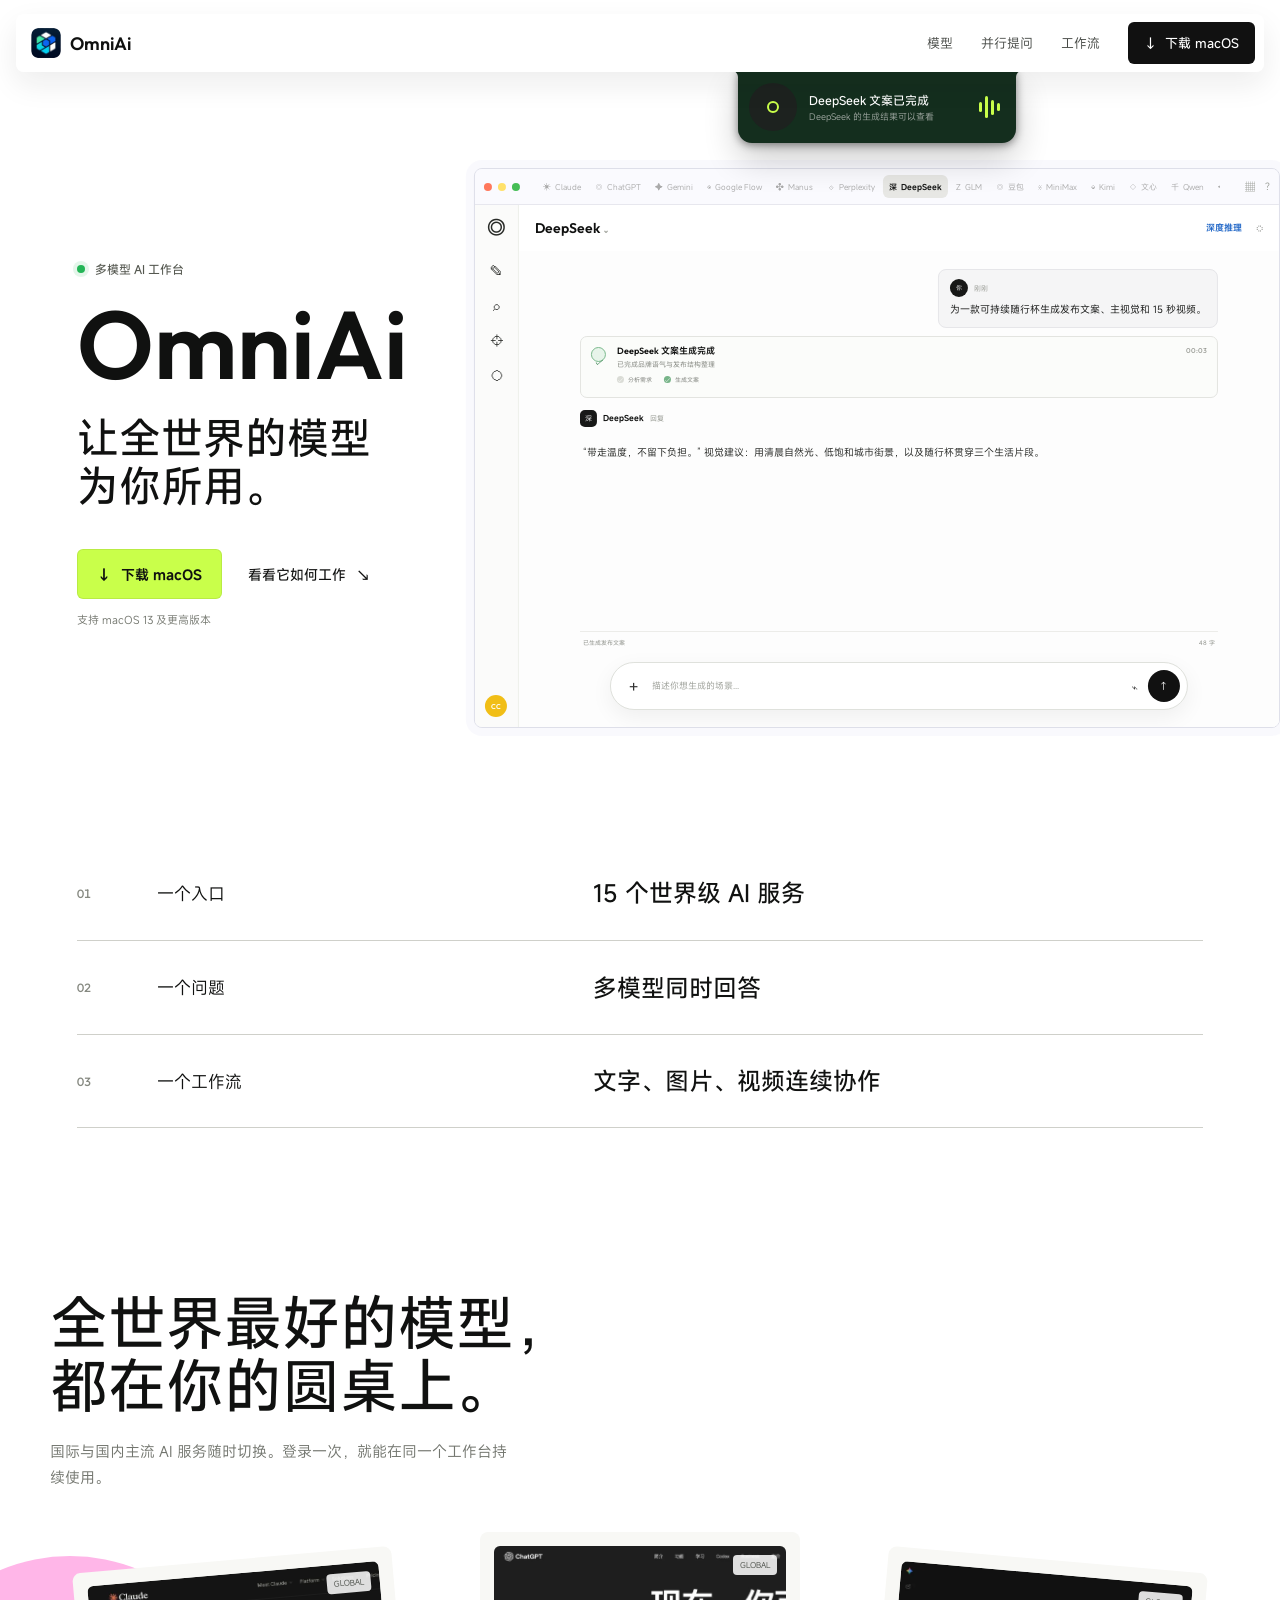
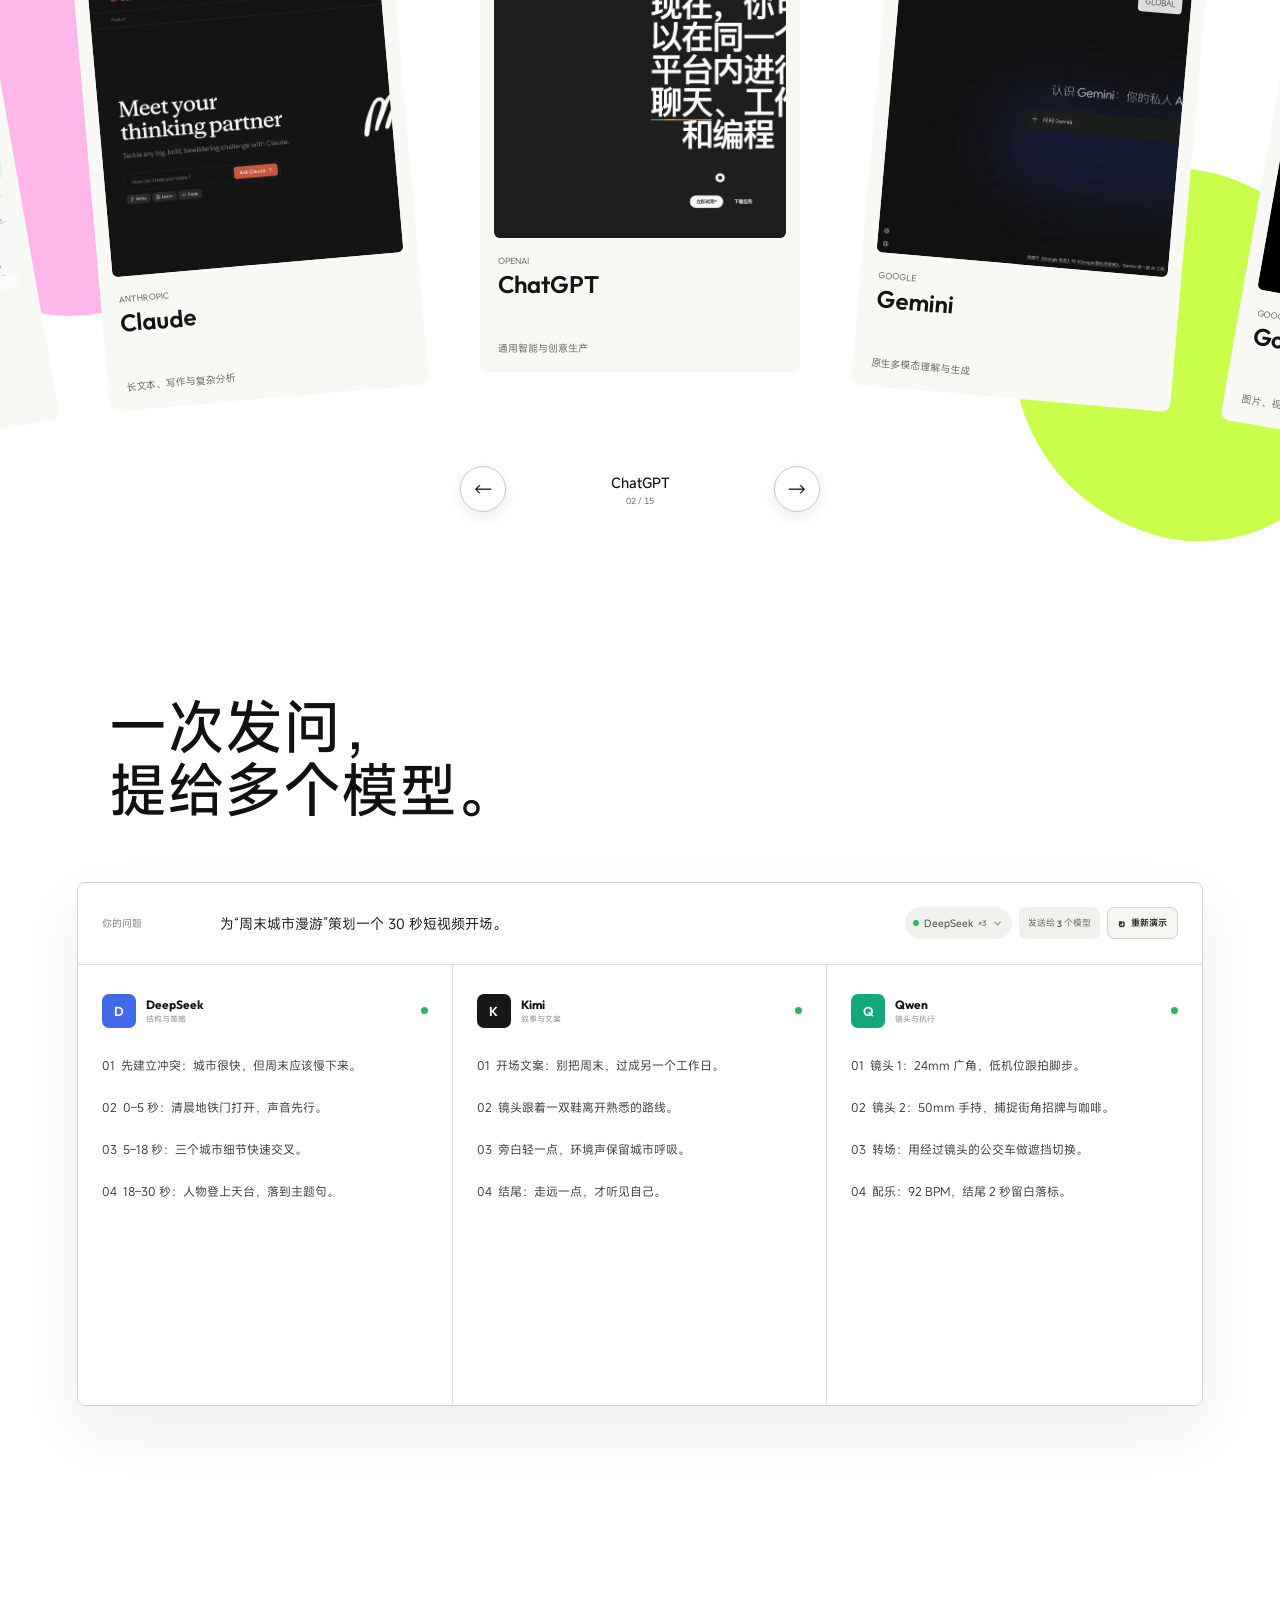
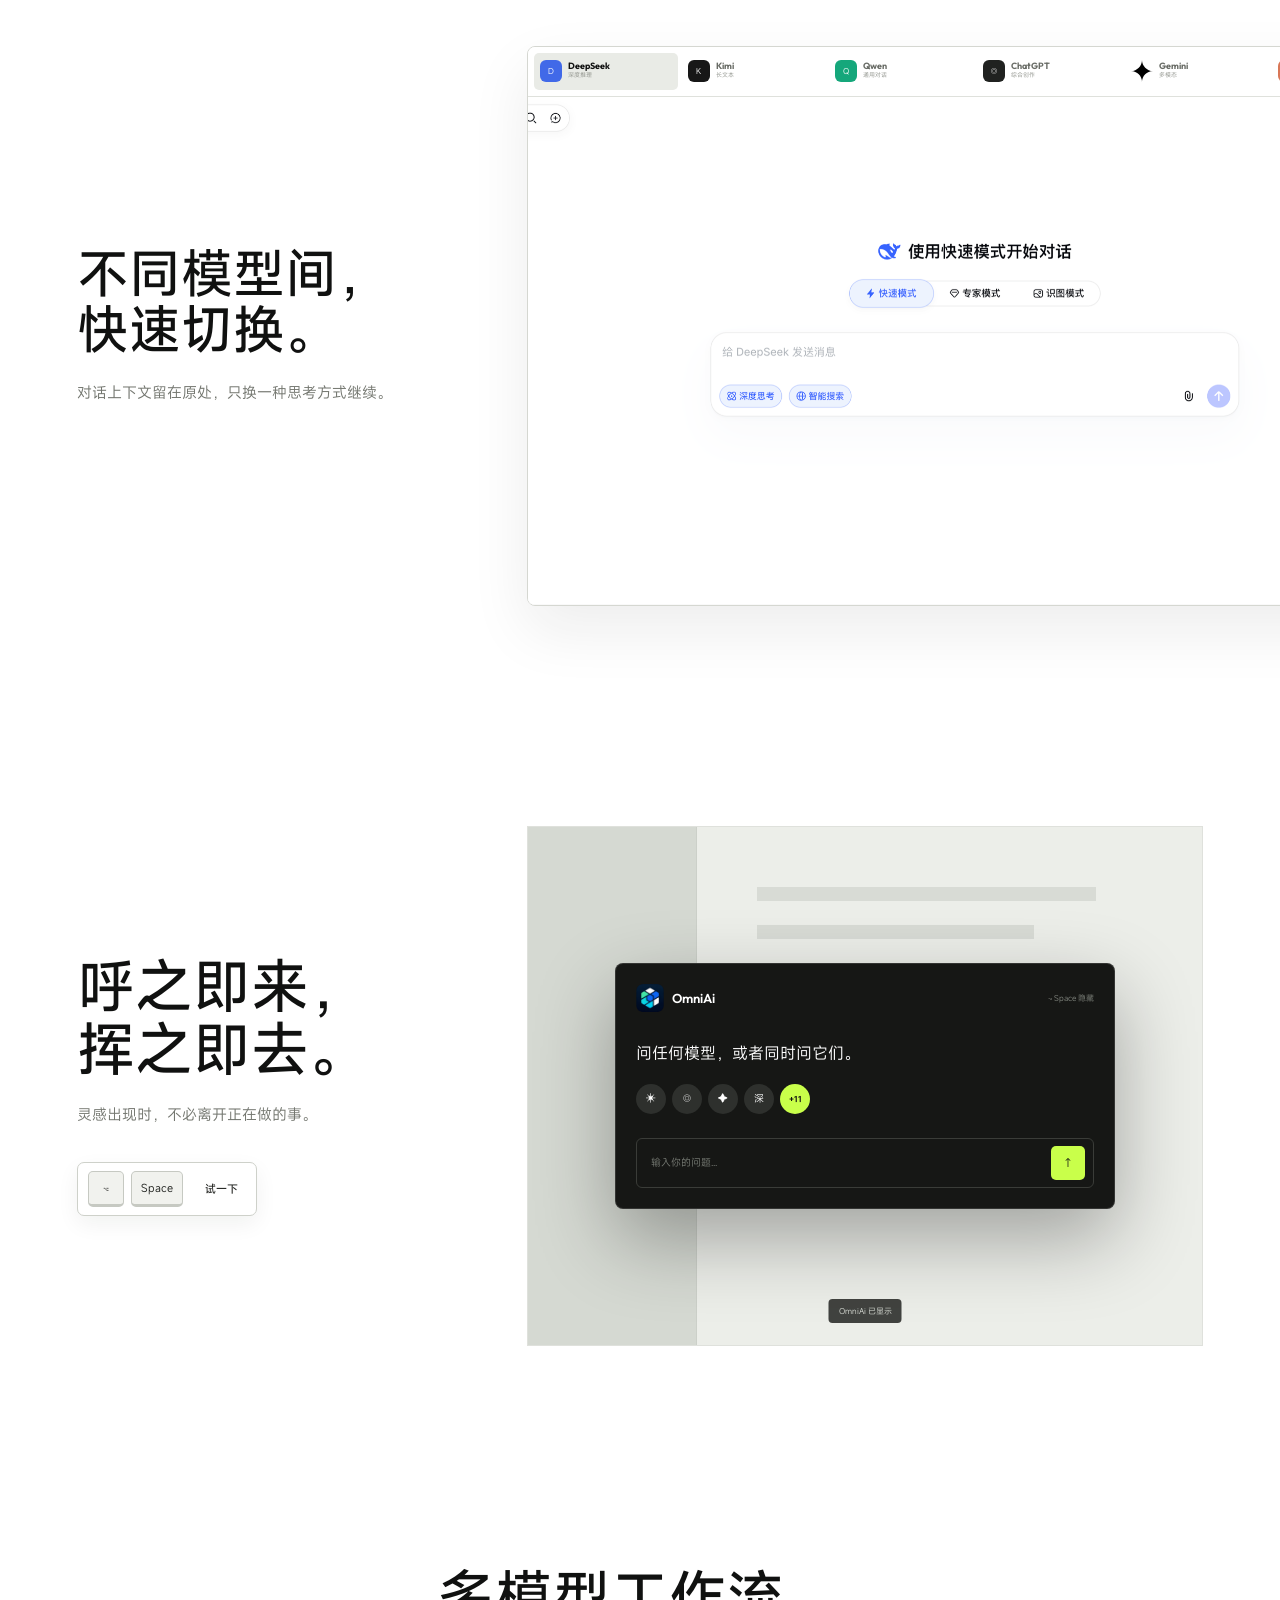
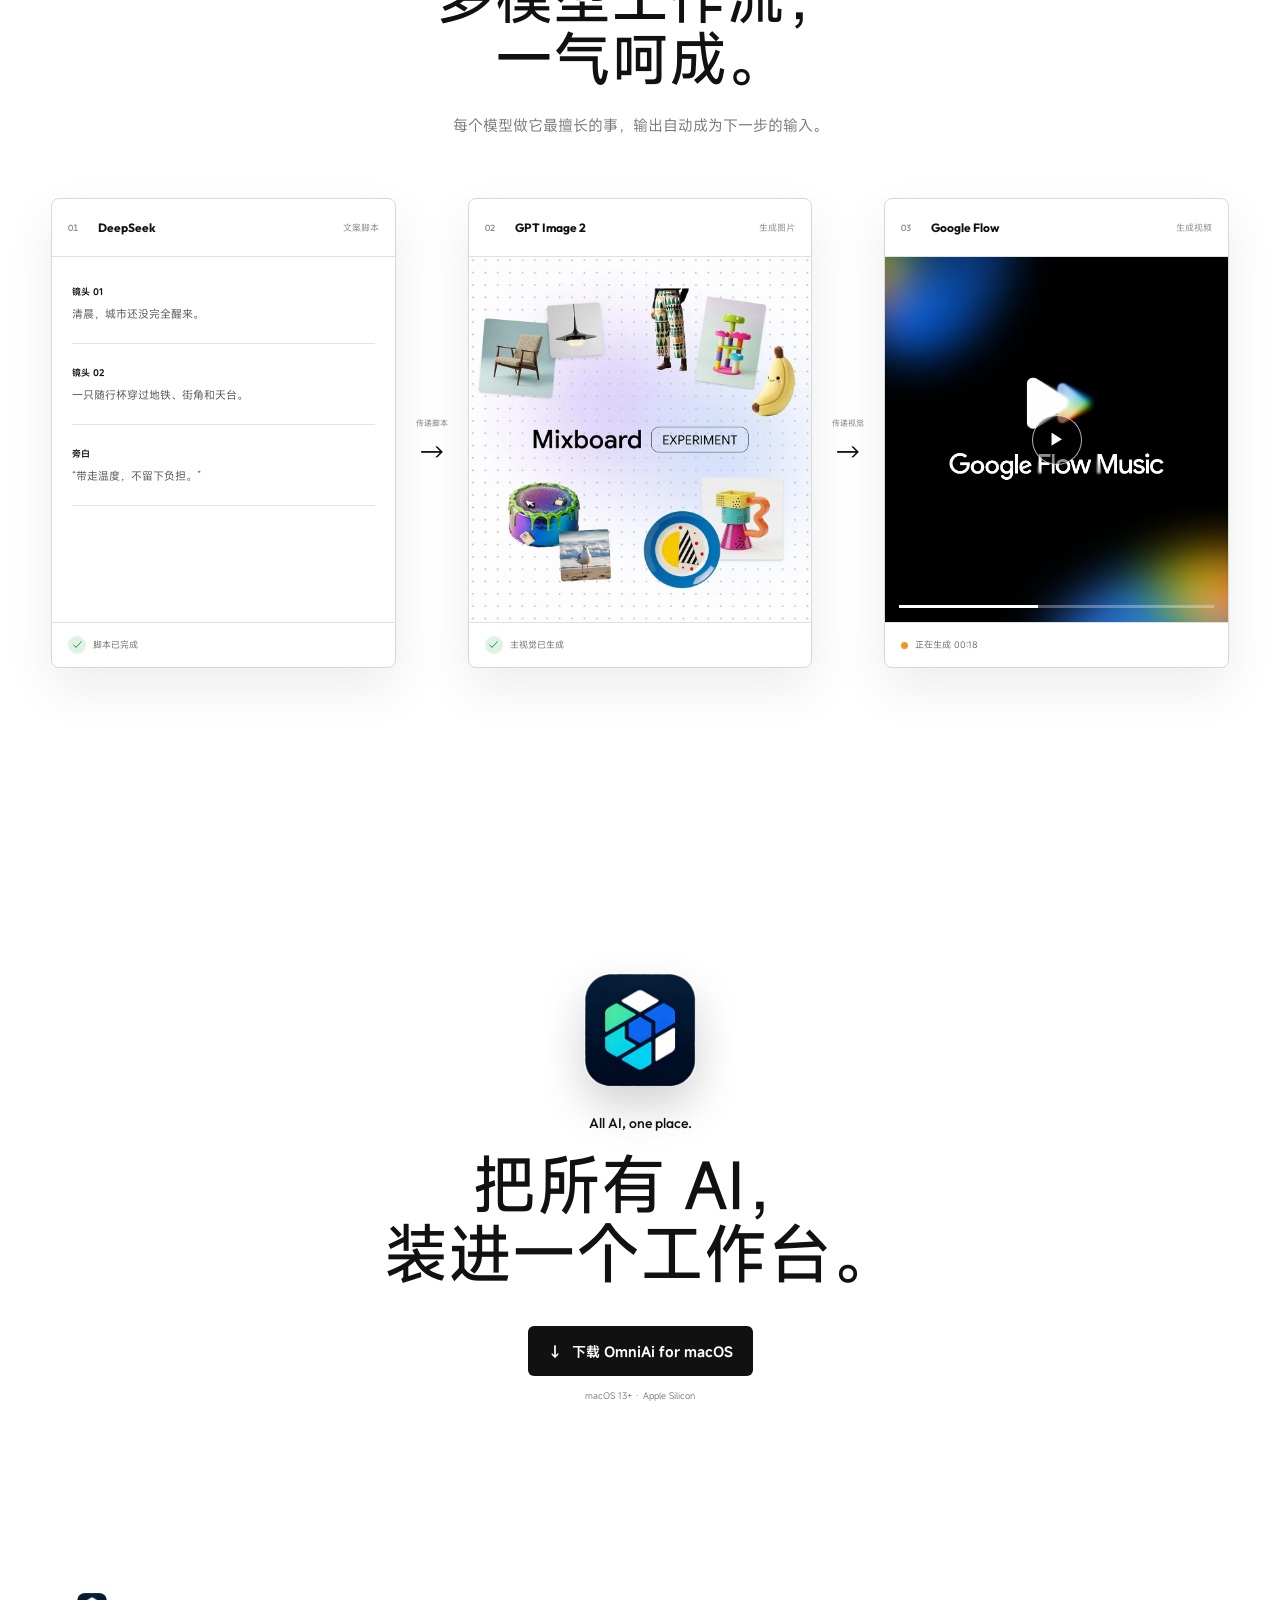
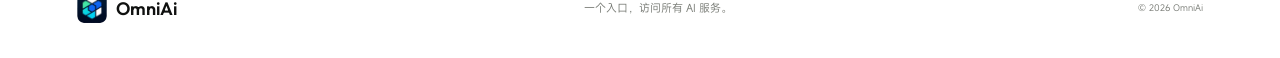
<file: docs/index.html>
<!doctype html>
<html lang="zh-CN">
<head>
  <meta charset="UTF-8">
  <meta name="viewport" content="width=device-width, initial-scale=1.0">
  <meta name="theme-color" content="#f4f4f0">
  <meta name="description" content="OmniAi 多模型 AI 工作台，一个入口调用全球领先的 AI 模型。">
  <title>OmniAi - All AI, one place.</title>
  <link rel="icon" href="./assets/omniai.png">
  <link rel="stylesheet" href="./styles.css?v=mobile-hero-6">
</head>
<body>
  <header class="site-header">
    <a class="brand" href="#top" aria-label="OmniAi 首页">
      <img src="./assets/omniai.png" alt="">
      <span>OmniAi</span>
    </a>
    <nav aria-label="主导航">
      <a href="#models">模型</a>
      <a href="#parallel">并行提问</a>
      <a href="#workflow">工作流</a>
    </nav>
    <a class="header-cta" href="https://github.com/unhurriedly/OmniAi-Desktop/releases/download/v0.6.4/OmniAi-0.6.4-arm64.dmg" target="_blank" rel="noopener noreferrer"><span aria-hidden="true">↓</span> 下载 macOS</a>
  </header>

  <main id="top">
    <section class="hero" aria-labelledby="hero-title">
      <div class="hero-copy">
        <p class="eyebrow"><span></span> 多模型 AI 工作台</p>
        <h1 id="hero-title">OmniAi</h1>
        <p class="hero-lede">让全世界的模型<br>为你所用。</p>
        <div class="hero-actions">
          <a class="button primary" href="https://github.com/unhurriedly/OmniAi-Desktop/releases/download/v0.6.4/OmniAi-0.6.4-arm64.dmg" target="_blank" rel="noopener noreferrer"><span aria-hidden="true">↓</span> 下载 macOS</a>
          <a class="text-link" href="#models">看看它如何工作 <span aria-hidden="true">↘</span></a>
        </div>
        <p class="availability">支持 macOS 13 及更高版本</p>
      </div>

      <div class="hero-stage" aria-label="OmniAi 产品交互演示">
        <div class="stage-dots" aria-hidden="true"></div>
        <button class="dynamic-island" type="button" aria-label="切换灵动岛状态">
          <span class="island-mark"><i></i></span>
          <span class="island-copy">
            <b id="islandTitle">DeepSeek 正在撰写</b>
            <small id="islandDetail">正在梳理品牌语气与核心卖点</small>
          </span>
          <span class="island-wave" aria-hidden="true"><i></i><i></i><i></i><i></i></span>
        </button>

        <div class="collab-window">
          <div class="window-bar">
            <div class="traffic" aria-hidden="true"><i></i><i></i><i></i></div>
            <div class="service-rail" aria-label="OmniAi 模型服务">
              <span class="window-service"><i>✳</i>Claude</span>
              <span class="window-service" data-model-service="image"><i>◎</i>ChatGPT</span>
              <span class="window-service"><i>✦</i>Gemini</span>
              <span class="window-service" data-model-service="video"><i>◉</i>Google Flow</span>
              <span class="window-service"><i>✣</i>Manus</span>
              <span class="window-service"><i>⟐</i>Perplexity</span>
              <span class="window-service active" data-model-service="copy"><i>深</i>DeepSeek</span>
              <span class="window-service"><i>Z</i>GLM</span>
              <span class="window-service"><i>◎</i>豆包</span>
              <span class="window-service"><i>≋</i>MiniMax</span>
              <span class="window-service"><i>◒</i>Kimi</span>
              <span class="window-service"><i>◇</i>文心</span>
              <span class="window-service"><i>千</i>Qwen</span>
              <span class="window-service"><i>✦</i>即梦</span>
              <span class="window-service"><i>扣</i>扣子</span>
            </div>
            <div class="window-actions" aria-hidden="true"><span>▦</span><span>?</span></div>
          </div>
          <div class="window-body">
            <aside class="app-sidebar" aria-label="OmniAi 工具栏">
              <b class="sidebar-brand">◎</b>
              <span>✎</span><span>⌕</span><span>⌖</span><span>◯</span>
              <small>CC</small>
            </aside>
            <div class="app-main">
              <div class="app-toolbar">
                <b><strong id="activeModelName">DeepSeek</strong> <span>⌄</span></b>
                <div><span id="activeModelCapability">深度推理</span><i>◌</i></div>
              </div>
              <div class="conversation-canvas">
                <div class="conversation-flow">
                  <div class="question-row">
                    <div class="question-meta"><span>你</span><small>刚刚</small></div>
                    <p>为一款可持续随行杯生成发布文案、主视觉和 15 秒视频。</p>
                  </div>
                  <div class="generation-stage" aria-live="polite">
                    <div class="task-progress" id="heroThinking">
                      <span class="task-status-mark" aria-hidden="true"><i></i></span>
                      <div class="task-progress-copy">
                        <b id="thinkingTitle">正在处理请求</b>
                        <small id="thinkingDetail">正在理解你的创作意图</small>
                        <div class="task-steps" aria-hidden="true">
                          <span class="is-done"><i>✓</i>分析需求</span>
                          <span><i></i><b id="thinkingStep">生成内容</b></span>
                        </div>
                      </div>
                      <time id="thinkingElapsed">00:01</time>
                    </div>
                    <section class="generation-panel" data-generation-panel="copy" aria-label="文案生成结果">
                      <article class="assistant-turn text-result">
                        <header><span class="assistant-mark">深</span><b>DeepSeek</b><small>回复</small></header>
                        <div class="response-body"><p id="heroStream"></p><i class="cursor" aria-hidden="true"></i></div>
                        <footer><span>已生成发布文案</span><span>48 字</span></footer>
                      </article>
                    </section>
                    <section class="generation-panel" data-generation-panel="image" aria-label="图片生成结果" hidden>
                      <article class="assistant-turn artifact-turn">
                        <header><span class="assistant-mark">◎</span><b>ChatGPT</b><small>调用图像生成</small></header>
                        <div class="artifact-card">
                          <div class="artifact-head"><span class="artifact-icon">▧</span><div><b>创建主视觉</b><small>根据品牌语气与画面描述生成</small></div><em>完成</em></div>
                          <figure class="generated-media image-result">
                            <img src="./assets/addglow_backgrounds.webp" alt="AI 生成的 AddGlow 礼服品牌主视觉示例">
                            <figcaption><b>AddGlow 主视觉</b><span>1600 × 900 · WEBP</span></figcaption>
                          </figure>
                        </div>
                      </article>
                    </section>
                    <section class="generation-panel" data-generation-panel="video" aria-label="视频生成结果" hidden>
                      <article class="assistant-turn artifact-turn">
                        <header><span class="assistant-mark">✦</span><b>Google Flow</b><small>调用视频生成</small></header>
                        <div class="artifact-card">
                          <div class="artifact-head"><span class="artifact-icon">▶</span><div><b>渲染 15 秒品牌短片</b><small>组合主视觉、运镜与转场</small></div><em>完成</em></div>
                          <figure class="generated-media video-result">
                            <img src="./assets/flow.webp" alt="Google Flow 生成的视频预览画面">
                            <span class="preview-play" aria-hidden="true">▶</span>
                            <span class="hero-video-timeline" aria-hidden="true"><i></i></span>
                            <figcaption><b>城市生活品牌短片</b><span>00:15 · 1080p</span></figcaption>
                          </figure>
                        </div>
                      </article>
                    </section>
                  </div>
                </div>
                <div class="compose-row">
                  <b aria-hidden="true">＋</b>
                  <span>描述你想生成的场景...</span>
                  <i aria-hidden="true">⌁</i>
                  <button type="button" aria-label="发送消息">↑</button>
                </div>
              </div>
            </div>
          </div>
        </div>
      </div>
    </section>

    <section class="position-band" id="positioning" aria-label="产品定位">
      <div class="position-line"><span>01</span><p>一个入口</p><strong>15 个世界级 AI 服务</strong></div>
      <div class="position-line"><span>02</span><p>一个问题</p><strong>多模型同时回答</strong></div>
      <div class="position-line"><span>03</span><p>一个工作流</p><strong>文字、图片、视频连续协作</strong></div>
    </section>

    <section class="models-section" id="models" aria-labelledby="models-title">
      <div class="section-heading light-heading">
        <h2 id="models-title">全世界最好的模型，<br>都在你的圆桌上。</h2>
        <p>国际与国内主流 AI 服务随时切换。登录一次，就能在同一个工作台持续使用。</p>
      </div>
      <div class="orbit-shell">
        <div class="shape shape-one" aria-hidden="true"></div>
        <div class="shape shape-two" aria-hidden="true"></div>
        <div class="orbit-window" tabindex="0" aria-label="模型卡片轮播，使用左右方向键切换">
          <div class="orbit-track" id="orbitTrack"></div>
        </div>
        <div class="orbit-controls">
          <button type="button" data-orbit="-1" aria-label="上一个模型">←</button>
          <p aria-live="polite"><b id="orbitName">ChatGPT</b><span id="orbitCount">02 / 15</span></p>
          <button type="button" data-orbit="1" aria-label="下一个模型">→</button>
        </div>
      </div>
    </section>

    <section class="parallel-section" id="parallel" aria-labelledby="parallel-title">
      <div class="section-heading dark-heading">
        <h2 id="parallel-title">一次发问，<br>提给多个模型。</h2>
      </div>
      <div class="parallel-workbench">
        <div class="prompt-line">
          <span>你的问题</span>
          <p>为“周末城市漫游”策划一个 30 秒短视频开场。</p>
          <div class="prompt-actions">
            <div class="model-config">
              <button class="model-config-trigger" id="modelConfigTrigger" type="button" aria-expanded="false" aria-controls="modelConfigMenu" aria-label="配置模型，已选择 3 个模型">
                <span class="config-status" aria-hidden="true"></span>
                <span id="modelConfigName">DeepSeek</span>
                <small id="modelConfigExtra">×3</small>
                <svg viewBox="0 0 24 24" fill="none" stroke="currentColor" stroke-width="2.5" stroke-linecap="round" stroke-linejoin="round" aria-hidden="true"><path d="M6 9l6 6 6-6"/></svg>
              </button>
              <div class="model-config-menu" id="modelConfigMenu" role="menu" aria-label="配置参与回答的模型" hidden>
                <button class="model-config-option is-selected" type="button" data-model-option="deepseek" role="menuitemcheckbox" aria-checked="true"><span class="option-check">✓</span><span class="option-symbol deepseek-symbol">D</span><span><b>DeepSeek</b><small>结构与策略</small></span></button>
                <button class="model-config-option is-selected" type="button" data-model-option="kimi" role="menuitemcheckbox" aria-checked="true"><span class="option-check">✓</span><span class="option-symbol kimi-symbol">K</span><span><b>Kimi</b><small>叙事与文案</small></span></button>
                <button class="model-config-option is-selected" type="button" data-model-option="qwen" role="menuitemcheckbox" aria-checked="true"><span class="option-check">✓</span><span class="option-symbol qwen-symbol">Q</span><span><b>Qwen</b><small>镜头与执行</small></span></button>
                <button class="model-config-option is-limit-disabled" type="button" data-model-option="claude" role="menuitemcheckbox" aria-checked="false" aria-disabled="true" disabled title="最多选择 3 个模型"><span class="option-check">✓</span><span class="option-symbol claude-symbol">✳</span><span><b>Claude</b><small>创意与表达</small></span></button>
                <button class="model-config-option is-limit-disabled" type="button" data-model-option="chatgpt" role="menuitemcheckbox" aria-checked="false" aria-disabled="true" disabled title="最多选择 3 个模型"><span class="option-check">✓</span><span class="option-symbol chatgpt-symbol">◎</span><span><b>ChatGPT</b><small>综合与创意</small></span></button>
              </div>
            </div>
            <span class="send-target">发送给 <b id="selectedModelCount">3</b> 个模型</span>
            <button class="run-button" id="rerunAnswers" type="button"><span aria-hidden="true">↻</span><b>重新演示</b></button>
          </div>
        </div>
        <div class="answer-grid">
          <article class="answer-column" data-answer="deepseek">
            <header><span class="model-symbol deepseek-symbol">D</span><div><b>DeepSeek</b><small>结构与策略</small></div><i class="status-dot"></i></header>
            <div class="answer-content" id="answerDeepseek"></div>
          </article>
          <article class="answer-column" data-answer="kimi">
            <header><span class="model-symbol kimi-symbol">K</span><div><b>Kimi</b><small>叙事与文案</small></div><i class="status-dot"></i></header>
            <div class="answer-content" id="answerKimi"></div>
          </article>
          <article class="answer-column" data-answer="qwen">
            <header><span class="model-symbol qwen-symbol">Q</span><div><b>Qwen</b><small>镜头与执行</small></div><i class="status-dot"></i></header>
            <div class="answer-content" id="answerQwen"></div>
          </article>
          <article class="answer-column is-disabled" data-answer="claude" aria-hidden="true">
            <header><span class="model-symbol claude-symbol">✳</span><div><b>Claude</b><small>创意与表达</small></div><i class="status-dot"></i></header>
            <div class="answer-content" id="answerClaude"></div>
          </article>
          <article class="answer-column is-disabled" data-answer="chatgpt" aria-hidden="true">
            <header><span class="model-symbol chatgpt-symbol">◎</span><div><b>ChatGPT</b><small>综合与创意</small></div><i class="status-dot"></i></header>
            <div class="answer-content" id="answerChatgpt"></div>
          </article>
        </div>
      </div>
    </section>

    <section class="switch-section" id="switch" aria-labelledby="switch-title">
      <div class="section-heading compact-heading">
        <h2 id="switch-title">不同模型间，<br>快速切换。</h2>
        <p>对话上下文留在原处，只换一种思考方式继续。</p>
      </div>
      <div class="switch-demo">
        <div class="model-rail" role="tablist" aria-label="选择模型">
          <button class="active" type="button" data-switch="deepseek" role="tab" aria-selected="true"><span class="deepseek-symbol">D</span><b>DeepSeek</b><small>深度推理</small></button>
          <button type="button" data-switch="kimi" role="tab" aria-selected="false"><span class="kimi-symbol">K</span><b>Kimi</b><small>长文本</small></button>
          <button type="button" data-switch="qwen" role="tab" aria-selected="false"><span class="qwen-symbol">Q</span><b>Qwen</b><small>通用对话</small></button>
          <button type="button" data-switch="chatgpt" role="tab" aria-selected="false"><span class="chatgpt-symbol">◎</span><b>ChatGPT</b><small>综合创作</small></button>
          <button type="button" data-switch="gemini" role="tab" aria-selected="false"><img src="./assets/gemini.svg" alt=""><b>Gemini</b><small>多模态</small></button>
          <button type="button" data-switch="claude" role="tab" aria-selected="false"><span class="claude-symbol">✳</span><b>Claude</b><small>写作分析</small></button>
        </div>
        <div class="switch-visual" aria-live="polite">
          <img id="switchScreenshot" src="./assets/switch-deepseek.png" alt="OmniAi 主程序中的 DeepSeek 界面">
        </div>
      </div>
    </section>

    <section class="shortcut-section" aria-labelledby="shortcut-title">
      <div class="shortcut-copy">
        <h2 id="shortcut-title">呼之即来，<br>挥之即去。</h2>
        <p>灵感出现时，不必离开正在做的事。</p>
        <button class="shortcut-button" id="shortcutToggle" type="button"><span>⌥</span><span>Space</span><b>试一下</b></button>
      </div>
      <div class="shortcut-stage">
        <div class="work-context" aria-hidden="true">
          <div class="context-sidebar"></div>
          <div class="context-lines"><i></i><i></i><i></i><i></i></div>
        </div>
        <div class="quick-window" id="quickWindow">
          <div class="quick-head"><img src="./assets/omniai.png" alt=""><span>OmniAi</span><small>⌥ Space 隐藏</small></div>
          <p>问任何模型，或者同时问它们。</p>
          <div class="quick-models"><span>✳</span><span>◎</span><span>✦</span><span>深</span><b>+11</b></div>
          <div class="quick-input"><span>输入你的问题...</span><button type="button" aria-label="发送">↑</button></div>
        </div>
        <p class="shortcut-status" id="shortcutStatus">OmniAi 已显示</p>
      </div>
    </section>

    <section class="workflow-section" id="workflow" aria-labelledby="workflow-title">
      <div class="section-heading workflow-heading">
        <h2 id="workflow-title">多模型工作流，<br>一气呵成。</h2>
        <p>每个模型做它最擅长的事，输出自动成为下一步的输入。</p>
      </div>
      <div class="workflow-track">
        <article class="workflow-node script-node" data-step="1">
          <header><span>01</span><b>DeepSeek</b><i>文案脚本</i></header>
          <div class="script-lines">
            <p><b>镜头 01</b> 清晨，城市还没完全醒来。</p>
            <p><b>镜头 02</b> 一只随行杯穿过地铁、街角和天台。</p>
            <p><b>旁白</b> “带走温度，不留下负担。”</p>
          </div>
          <footer><span class="done-mark">✓</span> 脚本已完成</footer>
        </article>
        <div class="flow-arrow" aria-hidden="true"><span>传递脚本</span>→</div>
        <article class="workflow-node image-node" data-step="2">
          <header><span>02</span><b>GPT Image 2</b><i>生成图片</i></header>
          <img src="./assets/image-output.webp" alt="AI 生成的创意视觉拼贴">
          <footer><span class="done-mark">✓</span> 主视觉已生成</footer>
        </article>
        <div class="flow-arrow" aria-hidden="true"><span>传递视觉</span>→</div>
        <article class="workflow-node video-node" data-step="3">
          <header><span>03</span><b>Google Flow</b><i>生成视频</i></header>
          <div class="video-frame">
            <img src="./assets/flow.webp" alt="Google Flow 视频素材画面">
            <button type="button" aria-label="播放视频预览">▶</button>
            <div class="video-timeline"><i></i></div>
          </div>
          <footer><span class="pulse-mark"></span> 正在生成 00:18</footer>
        </article>
      </div>
    </section>

    <section class="download-section" id="download" aria-labelledby="download-title">
      <img src="./assets/omniai.png" alt="OmniAi 应用图标">
      <p>All AI, one place.</p>
      <h2 id="download-title">把所有 AI，<br>装进一个工作台。</h2>
      <a class="button download-button" href="https://github.com/unhurriedly/OmniAi-Desktop/releases/download/v0.6.4/OmniAi-0.6.4-arm64.dmg" target="_blank" rel="noopener noreferrer"><span aria-hidden="true">↓</span> 下载 OmniAi for macOS</a>
      <small>macOS 13+ · Apple Silicon</small>
    </section>
  </main>

  <footer class="site-footer">
    <a class="brand" href="#top"><img src="./assets/omniai.png" alt=""><span>OmniAi</span></a>
    <p>一个入口，访问所有 AI 服务。</p>
    <span>© 2026 OmniAi</span>
  </footer>
  <script src="./app.js?v=release-links-1"></script>
</body>
</html>
</file>
<file: docs/styles.css>
@font-face{font-family:MiSans;src:url("./assets/MiSans-Normal.woff2") format("woff2");font-weight:400;font-display:swap}
@font-face{font-family:MiSans;src:url("./assets/MiSans-Medium.woff2") format("woff2");font-weight:500;font-display:swap}
@font-face{font-family:MiSans;src:url("./assets/MiSans-Semibold.woff2") format("woff2");font-weight:600;font-display:swap}
@font-face{font-family:Outfit;src:url("./assets/Outfit.ttf") format("truetype");font-weight:400 700;font-display:swap}
:root{--ink:#101110;--paper:#f4f4f0;--white:#fff;--line:#cfd0ca;--muted:#686b65;--lime:#c9ff4a;--pink:#ffb6e8;--cyan:#7cecff;--yellow:#ffe16a;--coral:#ff785c;--blue:#628cff;--font-ui:MiSans,"PingFang SC",sans-serif;--font-brand:Outfit,MiSans,"PingFang SC",sans-serif;--ease:cubic-bezier(.22,.7,.18,1)}
*{box-sizing:border-box}
html{scroll-behavior:smooth}
body{min-width:320px;margin:0;overflow-x:hidden;background:var(--paper);color:var(--ink);font-family:var(--font-ui);font-feature-settings:"kern" 1;letter-spacing:0}
button,a,input{font:inherit;letter-spacing:0}
button,a{-webkit-tap-highlight-color:transparent}
a{color:inherit;text-decoration:none}
img{display:block;max-width:100%}
.site-header{position:fixed;z-index:100;top:14px;left:50%;width:calc(100% - 32px);height:58px;padding:0 8px 0 14px;border:1px solid rgba(16,17,16,.16);border-radius:8px;display:flex;align-items:center;background:rgba(244,244,240,.9);box-shadow:0 8px 24px rgba(17,18,16,.06);transform:translateX(-50%);backdrop-filter:blur(18px)}
.brand{display:flex;align-items:center;gap:9px;font-family:Outfit,MiSans,sans-serif;font-size:18px;font-weight:600}
.brand img{width:30px;height:30px;border-radius:7px}
.site-header nav{margin-left:auto;display:flex;align-items:center;gap:28px}
.site-header nav a{color:#454844;font-size:13px}
.site-header nav a:hover{color:#000}
.header-cta{height:42px;margin-left:28px;padding:0 16px;border-radius:6px;display:flex;align-items:center;gap:8px;background:#111;color:#fff;font-size:13px;font-weight:500}
.hero{position:relative;height:92svh;min-height:700px;max-height:900px;padding:122px max(6vw,32px) 62px;display:grid;grid-template-columns:minmax(350px,.82fr) minmax(560px,1.18fr);align-items:center;overflow:hidden;background:var(--paper)}
.hero-copy{position:relative;z-index:4;max-width:650px}
.eyebrow,.section-index{margin:0 0 26px;display:flex;align-items:center;gap:10px;color:#555850;font-size:12px;font-weight:500;text-transform:uppercase}
.eyebrow span{width:8px;height:8px;border-radius:50%;background:#24b557;box-shadow:0 0 0 4px rgba(36,181,87,.12)}
.hero h1{margin:0;font-family:Outfit,MiSans,sans-serif;font-size:96px;font-weight:600;line-height:.86;letter-spacing:0}
.hero-lede{margin:30px 0 0;font-size:42px;font-weight:500;line-height:1.14}
.hero-actions{margin-top:38px;display:flex;align-items:center;gap:26px}
.button{height:50px;padding:0 20px;border-radius:6px;display:inline-flex;align-items:center;justify-content:center;gap:10px;font-size:14px;font-weight:600}
.button.primary{background:var(--lime);box-shadow:inset 0 0 0 1px rgba(0,0,0,.08)}
.button:hover{transform:translateY(-2px)}
.text-link{font-size:14px;font-weight:500}
.text-link span{margin-left:6px}
.availability{margin:14px 0 0;color:#74776f;font-size:11px}
.hero-stage{position:absolute;z-index:2;top:72px;right:-2vw;width:min(67vw,1020px);height:calc(100% - 86px);min-height:610px;overflow:hidden;background:#dfe3e0;isolation:isolate}
.stage-dots{position:absolute;inset:0;border:18px solid rgba(255,255,255,.22);opacity:.7}
.hero-stage::after{content:"";position:absolute;z-index:-1;right:3%;bottom:-20%;width:70%;height:52%;border-radius:50%;background:var(--pink);transform:rotate(-8deg)}
.dynamic-island{--island-surface:#080908;position:absolute;z-index:10;top:-1px;left:50%;width:326px;height:72px;padding:0 16px 0 11px;border:0;border-radius:0 0 14px 14px;display:flex;align-items:center;gap:12px;overflow:visible;background:var(--island-surface);color:#fff;box-shadow:0 2px 8px rgba(0,0,0,.45),0 16px 34px rgba(0,0,0,.2);cursor:pointer;transform:translateX(-50%);transition:width .45s var(--ease),background-color .3s,border-radius .3s}
.dynamic-island::before,.dynamic-island::after{content:"";position:absolute;top:0;width:13px;height:25px;pointer-events:none}
.dynamic-island::before{left:-13px;border-radius:0 6px 0 0;box-shadow:5px 0 0 var(--island-surface)}
.dynamic-island::after{right:-13px;border-radius:6px 0 0 0;box-shadow:-5px 0 0 var(--island-surface)}
.dynamic-island.complete{--island-surface:#142e1e;width:278px}
.island-mark{width:48px;height:48px;border-radius:50%;display:grid;place-items:center;background:#1d221f}
.island-mark i{width:12px;height:12px;border:2px solid var(--lime);border-radius:50%;animation:islandPulse 1.5s infinite}
.island-copy{min-width:0;display:flex;flex:1;flex-direction:column;align-items:flex-start}
.island-copy b{max-width:100%;overflow:hidden;font-size:12px;font-weight:500;text-overflow:ellipsis;white-space:nowrap}
.island-copy small{max-width:100%;margin-top:3px;overflow:hidden;color:#9fa7a1;font-size:9px;text-overflow:ellipsis;white-space:nowrap}
.island-wave{height:28px;display:flex;align-items:center;gap:3px}
.island-wave i{width:3px;border-radius:2px;background:var(--lime);animation:wave 1s ease-in-out infinite}
.island-wave i:nth-child(1){height:10px}.island-wave i:nth-child(2){height:22px;animation-delay:-.3s}.island-wave i:nth-child(3){height:15px;animation-delay:-.55s}.island-wave i:nth-child(4){height:8px;animation-delay:-.75s}
.collab-window{position:absolute;z-index:4;top:13%;left:50%;width:min(930px,94%);height:560px;border:1px solid #d9dbd6;border-radius:8px;overflow:hidden;background:#fff;box-shadow:0 30px 78px rgba(25,29,26,.16);transform:translateX(-50%)}
.window-bar{height:36px;padding:0 9px;border-bottom:1px solid #e3e4e0;display:flex;align-items:center;background:#f7f7f5;color:#a1a39d;font-size:8px}
.traffic{width:53px;display:flex;flex:0 0 53px;gap:6px}.traffic i{width:8px;height:8px;border-radius:50%;background:#cbcfc9}.traffic i:first-child{background:var(--coral)}.traffic i:nth-child(2){background:var(--yellow)}.traffic i:nth-child(3){background:#45bd55}
.service-rail{min-width:0;display:flex;flex:1;align-items:center;justify-content:flex-start;gap:2px;overflow-x:auto;scrollbar-width:none;white-space:nowrap}.service-rail::-webkit-scrollbar{display:none}
.window-service{height:23px;padding:0 6px;border-radius:6px;display:flex;flex:0 0 auto;align-items:center;gap:4px;color:#aaa;} .window-service i{font-size:8px;font-style:normal}.window-service.active{background:#e7e7e4;color:#171817;font-weight:600}
.window-actions{width:45px;margin-left:5px;display:flex;flex:0 0 45px;justify-content:flex-end;gap:10px;color:#999c95;font-size:10px}
.window-body{height:calc(100% - 36px);padding:0;display:grid;grid-template-columns:44px 1fr}
.app-sidebar{padding:14px 0 10px;border-right:1px solid #eceeE9;display:flex;align-items:center;flex-direction:column;gap:17px;background:#fbfbfa;color:#292b28}.app-sidebar>span{font-size:13px}.sidebar-brand{margin-bottom:7px;font:600 18px/1 Outfit,sans-serif}.app-sidebar small{width:22px;height:22px;margin-top:auto;border-radius:50%;display:grid;place-items:center;background:#f1be16;color:#fff;font:600 7px/1 Outfit,sans-serif}
.app-main{min-width:0;display:flex;flex-direction:column;background:#fff}.app-toolbar{height:46px;padding:0 16px;display:flex;align-items:center}.app-toolbar>b{font:600 14px/1 Outfit,MiSans,sans-serif}.app-toolbar>b strong{font:inherit}.app-toolbar>b span{color:#969991;font-size:10px}.app-toolbar>div{margin-left:auto;display:flex;align-items:center;gap:14px}.app-toolbar>div span{color:#2469c8;font-size:9px;font-weight:600}.app-toolbar>div i{color:#4e514b;font-size:13px;font-style:normal}
.conversation-canvas{min-height:0;display:flex;flex:1;flex-direction:column;background:#fdfdfd}.conversation-flow{width:min(680px,84%);min-height:0;margin:0 auto;padding:18px 0 8px;display:flex;flex:1;flex-direction:column}
.question-row{max-width:82%;margin-left:auto;padding:9px 11px;border:1px solid #e6e6e9;border-radius:8px;background:#f5f5f6}.question-meta{display:flex;align-items:center;gap:6px}.question-meta>span{width:18px;height:18px;border-radius:50%;display:grid;place-items:center;background:#171817;color:#fff;font-size:6px}.question-meta small{color:#969891;font-size:7px}.question-row p{margin:6px 0 0;font-size:10px;line-height:1.45}
.generation-switch{width:max-content;height:30px;margin-top:10px;padding:2px;border:1px solid #e4e5e1;border-radius:7px;display:flex;gap:2px;background:#f5f5f3}
.generation-switch button{height:24px;padding:0 9px;border:0;border-radius:5px;display:flex;align-items:center;gap:5px;background:transparent;color:#777a76;font-size:8px;cursor:pointer}.generation-switch button i{font:500 7px/1 Outfit,sans-serif;font-style:normal}.generation-switch button span{font-family:Outfit,MiSans,sans-serif;font-weight:600}.generation-switch button small{padding-left:5px;border-left:1px solid #d8dad4;color:#9a9c96;font-size:6px}.generation-switch button.active{background:#fff;color:#171817;box-shadow:0 1px 4px rgba(25,27,35,.08)}.generation-switch button.active small{color:#5f625c}
.generation-stage{position:relative;min-height:0;margin-top:8px;display:flex;flex:1;overflow:hidden}
.task-progress{position:absolute;z-index:3;top:0;right:0;left:0;min-height:62px;padding:9px 10px;border:1px solid #e3e4e0;border-radius:7px;display:grid;grid-template-columns:18px 1fr auto;align-items:start;gap:8px;background:#fff;transition:background .25s}.task-status-mark{width:15px;height:15px;margin-top:1px;border:1.5px solid #c7c9c3;border-radius:50%;display:grid;place-items:center}.task-status-mark i{width:5px;height:5px;border-radius:50%;background:#1d1e1c;animation:islandPulse 1s infinite}.task-progress-copy{min-width:0;display:flex;flex-direction:column}.task-progress-copy>b{font:600 9px/1.2 Outfit,MiSans,sans-serif}.task-progress-copy>small{margin-top:3px;color:#7e817a;font-size:7px}.task-progress time{color:#9a9c96;font:500 7px/1.4 Outfit,sans-serif}.task-steps{margin-top:7px;display:flex;gap:12px;color:#777a74;font-size:6px}.task-steps span{display:flex;align-items:center;gap:4px}.task-steps span i{width:7px;height:7px;border-radius:50%;display:grid;place-items:center;background:#dadcd6;color:#fff;font-size:5px;font-style:normal}.task-steps span:not(.is-done) i{background:#20211f;animation:islandPulse 1s infinite}.task-steps b{font-size:inherit;font-weight:400}.task-progress.is-complete{background:#fbfcfa}.task-progress.is-complete .task-status-mark{border-color:#7ab98c;background:#e7f4ea}.task-progress.is-complete .task-status-mark i{width:auto;height:auto;background:transparent;animation:none}.task-progress.is-complete .task-status-mark i::after{content:'✓';color:#287942;font-size:7px}.task-progress.is-complete .task-steps span:not(.is-done) i{background:#77b488;animation:none}.task-progress.is-complete .task-steps span:not(.is-done) i::after{content:'✓';font-size:5px}
.generation-panel{position:absolute;top:70px;right:0;bottom:0;left:0;opacity:0;transform:translateY(6px);transition:opacity .3s,transform .3s}.generation-panel.is-active{opacity:1;transform:translateY(0)}
.assistant-turn{height:100%;display:flex;flex-direction:column}.assistant-turn>header{height:25px;display:flex;align-items:center;gap:6px}.assistant-mark{width:17px;height:17px;border-radius:5px;display:grid;place-items:center;background:#171817;color:#fff;font-size:7px}.assistant-turn>header b{font-size:8px}.assistant-turn>header small{color:#8c8f87;font-size:7px}.text-result{padding:0}.response-body{padding:8px 3px 10px}.response-body p{margin:0;display:inline;color:#20221f;font-size:10px;line-height:1.6}.cursor{width:1px;height:10px;margin-left:2px;display:inline-block;background:#222;vertical-align:-1px;animation:blink .8s infinite}.response-body.is-finished .cursor{display:none}.text-result footer{margin-top:auto;padding:7px 3px;border-top:1px solid #ecece9;display:flex;color:#858881;font-size:6px}.text-result footer span:last-child{margin-left:auto}
.artifact-card{min-height:0;border:1px solid #dedfdb;border-radius:7px;overflow:hidden;display:flex;flex:1;flex-direction:column;background:#fafafa}.artifact-head{min-height:43px;padding:6px 9px;border-bottom:1px solid #e5e6e2;display:grid;grid-template-columns:24px 1fr auto;align-items:center;gap:7px;background:#fff}.artifact-icon{width:23px;height:23px;border-radius:5px;display:grid;place-items:center;background:#efefec;color:#242522;font-size:8px}.artifact-head>div{display:flex;min-width:0;flex-direction:column}.artifact-head b{font-size:8px}.artifact-head small{margin-top:2px;overflow:hidden;color:#858881;font-size:6px;text-overflow:ellipsis;white-space:nowrap}.artifact-head em{padding:3px 5px;border-radius:4px;background:#e9f5ec;color:#28753f;font-size:6px;font-style:normal}.generated-media{position:relative;width:100%;min-height:0;margin:0;display:grid;flex:1;grid-template-rows:minmax(0,1fr) 29px;overflow:hidden;background:#eeeff3}.generated-media>img{width:100%;height:100%;min-height:0;object-fit:cover;animation:mediaReveal .7s var(--ease) both}.image-result>img{object-position:center 48%}.video-result>img{object-position:center 46%}.generated-media figcaption{position:static;min-height:29px;padding:0 9px;display:flex;align-items:center;background:#f7f7f7;color:#20211f}.generated-media figcaption b{font-size:7px}.generated-media figcaption span{margin-left:auto;color:#858881;font-size:6px}.preview-play{position:absolute;top:43%;left:50%;width:32px;height:32px;border:1px solid rgba(255,255,255,.68);border-radius:50%;display:grid;place-items:center;background:rgba(0,0,0,.5);color:#fff;font-size:9px;transform:translate(-50%,-50%)}.hero-video-timeline{position:absolute;right:9px;bottom:35px;left:9px;height:2px;background:rgba(255,255,255,.34)}.hero-video-timeline i{height:100%;display:block;background:#fff;animation:timeline 5s linear infinite}
.compose-row{width:min(600px,76%);height:48px;margin:0 auto 17px;padding:0 7px 0 14px;border:1px solid #dfe1dc;border-radius:24px;display:flex;align-items:center;gap:10px;background:#fff;color:#9a9d96;box-shadow:0 7px 22px rgba(20,22,20,.06);font-size:9px}.compose-row>b{color:#333;font-size:17px;font-weight:400}.compose-row>i{margin-left:auto;color:#333;font-size:12px;font-style:normal}.compose-row button{width:32px;height:32px;border:0;border-radius:50%;background:#111;color:#fff;cursor:pointer}
.floating-model{position:absolute;z-index:5;height:34px;padding:0 12px 0 6px;border:1px solid rgba(0,0,0,.12);border-radius:17px;display:flex;align-items:center;gap:7px;background:#fff;box-shadow:0 10px 24px rgba(0,0,0,.12);font-size:10px;font-weight:500}.floating-model img,.floating-model>span{width:23px;height:23px;border-radius:50%;object-fit:cover;display:grid;place-items:center;background:#f0eee8}.float-a{top:17%;right:7%;transform:rotate(6deg)}.float-b{right:3%;bottom:14%;transform:rotate(-5deg)}.float-c{left:24%;bottom:9%;transform:rotate(4deg)}
.position-band{padding:18px max(6vw,32px) 54px;background:var(--paper)}
.position-line{min-height:94px;border-top:1px solid var(--line);display:grid;grid-template-columns:80px 1fr 1.4fr;align-items:center}.position-line:last-child{border-bottom:1px solid var(--line)}.position-line span{color:#868981;font:500 12px Outfit,sans-serif}.position-line p{margin:0;font-size:17px}.position-line strong{font-size:24px;font-weight:500}
.position-line:first-child{border-top:0}
.models-section{padding:110px 0 0;background:#191a18;color:#fff;overflow:hidden}
.section-heading{width:min(1180px,calc(100% - 64px));margin:0 auto;position:relative}.section-heading h2{margin:0;font-size:58px;font-weight:500;line-height:1.08}.section-heading>p:last-child{max-width:470px;margin:22px 0 0;color:#73766f;font-size:15px;line-height:1.7}.light-heading .section-index{color:#9ea099}.light-heading>p:last-child{color:#a7aaa3}
.orbit-shell{position:relative;height:670px;margin-top:16px;overflow:hidden;background:#191a18;isolation:isolate}
.shape{position:absolute;z-index:-1;width:360px;height:360px}.shape-one{top:50px;left:-110px;border-radius:50%;background:var(--pink)}.shape-two{right:-90px;bottom:40px;border-radius:44% 56% 46% 54%;background:var(--lime);transform:rotate(22deg)}
.orbit-window{position:relative;height:575px;overflow:visible;outline:none}
.orbit-track{--position:0;position:absolute;left:50%;top:2124px;width:5200px;height:5200px;border-radius:50%;transform:translateX(-50%) rotate(calc(var(--position) * -5deg));transition:transform .72s var(--ease)}
.orbit-item{--slot:0;position:absolute;left:calc(50% - 160px);top:-2088px;width:320px;height:440px;transform-origin:50% 4688px;transform:rotate(calc(var(--slot) * 5deg))}
.model-card{position:relative;width:100%;height:100%;padding:14px;border-radius:8px;display:flex;flex-direction:column;background:#f8f8f5;color:#131413;box-shadow:none;transition:transform .3s,box-shadow .3s}.orbit-item.is-center .model-card{transform:translateY(-10px);box-shadow:none}.orbit-item:hover .model-card{box-shadow:0 24px 64px rgba(0,0,0,.26)}
.model-art{position:relative;height:292px;border-radius:6px;overflow:hidden;display:grid;place-items:center;background:var(--card-color,#eceeea)}.model-art img{width:100%;height:100%;object-fit:cover;object-position:center}.model-art[data-position="left-top"] img{object-position:left top}.model-art.logo-art img{width:88px;height:88px;object-fit:contain}.model-art .text-mark{font:600 72px/1 Outfit,sans-serif}.model-art::after{content:attr(data-region);position:absolute;right:9px;top:9px;padding:5px 7px;border-radius:4px;background:rgba(255,255,255,.86);color:#4c504a;font-size:8px}
.model-copy{padding:17px 4px 2px;display:flex;flex:1;flex-direction:column}.model-copy span{color:#777a74;font-size:9px;text-transform:uppercase}.model-copy h3{margin:5px 0 0;font:600 24px/1.1 Outfit,MiSans,sans-serif}.model-copy p{margin:auto 0 0;color:#5f625c;font-size:10px;line-height:1.45}
.orbit-controls{position:absolute;z-index:8;left:50%;bottom:64px;width:360px;display:flex;align-items:center;justify-content:space-between;transform:translateX(-50%)}.orbit-controls button{width:46px;height:46px;border:1px solid #62645f;border-radius:50%;background:#262724;color:#fff;font-size:18px;cursor:pointer}.orbit-controls p{margin:0;display:flex;flex-direction:column;align-items:center}.orbit-controls p b{font-size:14px;font-weight:500}.orbit-controls p span{margin-top:3px;color:#858881;font:400 9px Outfit,sans-serif}
.parallel-section{padding:120px max(6vw,32px);background:var(--yellow)}
.dark-heading{display:flex;align-items:flex-end}.run-button{height:32px;margin:0;padding:0 10px;border:1px solid rgba(0,0,0,.18);border-radius:7px;display:flex;align-items:center;gap:6px;background:#f5f6f2;color:#242622;font-size:9px;font-weight:600;white-space:nowrap;cursor:pointer}.run-button span{font-size:14px;line-height:1}.run-button b{font:inherit}.run-button:hover{background:#eceee9}.run-button:disabled{opacity:.5;cursor:wait}
.parallel-workbench{width:min(1180px,100%);margin:60px auto 0;border:1px solid rgba(0,0,0,.34);border-radius:8px;overflow:hidden;background:#fff}
.prompt-line{position:relative;z-index:3;min-height:82px;padding:18px 24px;border-bottom:1px solid #dfe0dc;display:grid;grid-template-columns:100px minmax(240px,1fr) auto;align-items:center;gap:18px}.prompt-line>span{color:#787b75;font-size:10px}.prompt-line p{margin:0;font-size:14px}.prompt-actions{display:flex;align-items:center;justify-content:flex-end;gap:7px}.model-config{position:relative}.model-config-trigger{height:32px;padding:0 9px 0 8px;border:0;border-radius:16px;display:inline-flex;align-items:center;gap:5px;background:#f1f2ee;color:#555a54;cursor:pointer;transition:background .15s}.model-config-trigger:hover,.model-config-trigger[aria-expanded="true"]{background:#e8eae5}.model-config-trigger>span:not(.config-status){font-size:10px;font-weight:500;white-space:nowrap}.model-config-trigger small{color:#8a8e87;font:600 8px/1 Outfit,MiSans,sans-serif}.model-config-trigger svg{width:11px;height:11px;margin-left:1px;color:#90948d;transition:transform .18s}.model-config-trigger[aria-expanded="true"] svg{transform:rotate(180deg)}.config-status{width:6px;height:6px;border-radius:50%;flex:0 0 auto;background:#2eb566;animation:islandPulse 2.4s ease-out infinite}.model-config-menu{position:absolute;z-index:20;top:calc(100% + 8px);right:0;width:218px;padding:6px;border:1px solid #dfe1dc;border-radius:10px;background:#fff;box-shadow:0 14px 34px rgba(26,29,26,.16)}.model-config-menu[hidden]{display:none}.model-config-option{width:100%;height:48px;padding:0 8px;border:0;border-radius:7px;display:grid;grid-template-columns:16px 26px 1fr;align-items:center;gap:8px;background:transparent;color:#5e625b;text-align:left;cursor:pointer}.model-config-option:hover{background:#f3f4f1}.model-config-option.is-limit-disabled{opacity:.42;cursor:not-allowed}.model-config-option.is-limit-disabled:hover{background:transparent}.option-check{width:16px;height:16px;border:1px solid #c7cac3;border-radius:5px;display:grid;place-items:center;color:transparent;font-size:9px}.model-config-option.is-selected .option-check{border-color:#252724;background:#252724;color:#fff}.option-symbol{width:26px;height:26px;border-radius:7px;display:grid;place-items:center;color:#fff;font:600 9px/1 Outfit,sans-serif}.model-config-option>span:last-child{min-width:0;display:flex;flex-direction:column}.model-config-option b{color:#222421;font-size:10px}.model-config-option small{margin-top:2px;color:#92958e;font-size:7px}.send-target{height:32px;padding:0 9px;border-radius:7px;display:inline-flex;align-items:center;background:#f0f1ed;color:#60645e!important;font-size:9px!important;white-space:nowrap}.send-target b{margin:0 2px;font:600 9px/1 Outfit,MiSans,sans-serif}.answer-grid{--answer-count:3;min-height:440px;display:grid;grid-template-columns:repeat(var(--answer-count),minmax(0,1fr))}
.answer-column{min-width:0;padding:24px;border-right:1px solid #dfe0dc;background:#fff}.answer-column.is-last-visible{border-right:0}.answer-column header{height:44px;display:flex;align-items:center;gap:10px}.model-symbol{width:34px;height:34px;border-radius:7px;display:grid;place-items:center;color:#fff;font:600 13px Outfit,sans-serif}.deepseek-symbol{background:#4169e8}.kimi-symbol{background:#171717}.qwen-symbol{background:#15a77b}.claude-symbol{background:#d97757}.chatgpt-symbol{background:#202220}.answer-column header div{display:flex;flex-direction:column}.answer-column header b{font-size:12px}.answer-column header small{margin-top:2px;color:#858881;font-size:8px}.status-dot{width:7px;height:7px;margin-left:auto;border-radius:50%;background:#b7b9b4}.answer-column.is-running .status-dot{background:#ef9e22;animation:islandPulse 1s infinite}.answer-column.is-done .status-dot{background:#2db364}
.answer-content{min-height:150px;padding-top:22px;color:#343632;font-size:12px;line-height:1.75;white-space:pre-wrap}.answer-content.pending{color:#777b74}.answer-content.pending::after{content:"";width:5px;height:14px;margin-left:4px;display:inline-block;background:#252724;vertical-align:-2px;animation:blink .7s step-end infinite}.answer-column.is-disabled{display:none}
.switch-section{position:relative;min-height:800px;padding:120px max(6vw,32px);display:grid;grid-template-columns:minmax(0,.72fr) minmax(0,1.28fr);align-items:center;gap:70px;overflow:hidden;background:#f4f4f0}.compact-heading{width:min(340px,100%);margin:0}.compact-heading h2{font-size:52px}.switch-demo{position:relative;grid-column:2;width:min(70vw,980px);height:560px;margin:0;justify-self:start;border:1px solid #babdb6;border-radius:8px;overflow:hidden;display:flex;flex-direction:column;background:#fff;box-shadow:0 24px 70px rgba(24,27,24,.1)}
.model-rail{height:50px;min-height:50px;padding:6px;border-bottom:1px solid #dfe1dc;display:grid;grid-template-columns:repeat(6,minmax(0,1fr));gap:4px;background:#fff}.model-rail button{min-width:0;height:37px;padding:0 6px;border:0;border-radius:5px;display:grid;grid-template-columns:22px minmax(0,1fr);grid-template-rows:1fr 1fr;align-items:center;column-gap:6px;text-align:left;background:transparent;color:#696c66;cursor:pointer}.model-rail button:hover{background:#f3f4f1}.model-rail button.active{background:#e9ebe6;color:#111}.model-rail button>span,.model-rail button>img{grid-row:1/3;width:22px;height:22px;border-radius:6px;display:grid;place-items:center;object-fit:contain;color:#fff;font-size:8px}.model-rail button b{min-width:0;overflow:hidden;align-self:end;font-size:9px;text-overflow:ellipsis;white-space:nowrap}.model-rail button small{min-width:0;overflow:hidden;align-self:start;color:#92958e;font-size:6px;text-overflow:ellipsis;white-space:nowrap}
.switch-visual{position:relative;min-height:0;flex:1;overflow:hidden;background:#f7f8f7}.switch-visual img{position:absolute;left:50%;top:0;width:auto;max-width:none;height:106.1%;display:block;transform:translate(-50%,-5.7%);opacity:1;transition:opacity .18s ease}.switch-visual img.is-changing{opacity:.32}
.shortcut-section{min-height:720px;padding:100px max(6vw,32px);display:grid;grid-template-columns:.72fr 1.28fr;align-items:center;gap:70px;background:#111210;color:#fff}.shortcut-copy{max-width:470px}.shortcut-copy h2{margin:0;font-size:58px;font-weight:500;line-height:1.08}.shortcut-copy>p:not(.section-index){margin:24px 0 0;color:#a6aaa3;font-size:15px}.shortcut-button{height:54px;margin-top:38px;padding:0 8px 0 10px;border:1px solid #494c47;border-radius:7px;display:flex;align-items:center;gap:7px;background:#20211f;color:#fff;cursor:pointer}.shortcut-button>span{height:36px;min-width:36px;padding:0 9px;border:1px solid #555852;border-bottom-width:3px;border-radius:5px;display:grid;place-items:center;background:#2d2f2b;font-size:11px}.shortcut-button b{margin-left:5px;padding:0 10px;font-size:11px;font-weight:500}
.shortcut-stage{position:relative;height:520px;overflow:hidden;background:#daddd8}.work-context{position:absolute;inset:0;display:grid;grid-template-columns:25% 1fr;background:#eceee9}.context-sidebar{border-right:1px solid #ccd0c9;background:#d5d9d2}.context-lines{padding:60px}.context-lines i{width:88%;height:14px;margin-bottom:24px;display:block;background:#d8dbd5}.context-lines i:nth-child(2){width:72%}.context-lines i:nth-child(3){width:80%}.context-lines i:nth-child(4){width:55%}
.quick-window{position:absolute;z-index:3;left:50%;top:50%;width:min(500px,84%);padding:20px;border:1px solid rgba(255,255,255,.13);border-radius:8px;background:#161715;color:#fff;box-shadow:0 30px 80px rgba(0,0,0,.32);transform:translate(-50%,-50%) scale(1);opacity:1;transition:transform .38s var(--ease),opacity .2s}.quick-window.is-hidden{transform:translate(-50%,-46%) scale(.82);opacity:0;pointer-events:none}.quick-head{display:flex;align-items:center}.quick-head img{width:28px;height:28px;border-radius:6px}.quick-head span{margin-left:8px;font:600 13px Outfit,MiSans,sans-serif}.quick-head small{margin-left:auto;color:#7d817a;font-size:8px}.quick-window>p{margin:30px 0 20px;font-size:16px}.quick-models{display:flex;gap:6px}.quick-models span,.quick-models b{width:30px;height:30px;border-radius:50%;display:grid;place-items:center;background:#2e302d;font-size:10px}.quick-models b{background:var(--lime);color:#111;font-size:8px}.quick-input{height:50px;margin-top:24px;padding:0 8px 0 14px;border:1px solid #3a3c38;border-radius:6px;display:flex;align-items:center;color:#777b74;font-size:10px}.quick-input button{width:34px;height:34px;margin-left:auto;border:0;border-radius:5px;background:var(--lime);color:#111;cursor:pointer}.shortcut-status{position:absolute;z-index:4;left:50%;bottom:22px;margin:0;padding:7px 10px;border-radius:4px;background:rgba(17,18,16,.78);color:#d9ddd6;font-size:8px;transform:translateX(-50%)}
.workflow-section{padding:120px max(4vw,24px) 140px;background:#f0b9dc}.workflow-heading{text-align:center}.workflow-heading h2{font-size:58px}.workflow-heading .section-index{justify-content:center}.workflow-heading>p:last-child{margin:22px auto 0;color:#5f4f59}
.workflow-track{width:min(1380px,100%);margin:70px auto 0;display:grid;grid-template-columns:1fr 72px 1fr 72px 1fr;align-items:center}.workflow-node{height:470px;border:1px solid rgba(0,0,0,.2);border-radius:8px;overflow:hidden;display:flex;flex-direction:column;background:#fff;box-shadow:0 20px 50px rgba(75,29,57,.12);transition:transform .4s var(--ease)}.workflow-node.is-active{transform:translateY(-10px)}.workflow-node header{height:58px;padding:0 16px;border-bottom:1px solid #e0e1dd;display:grid;grid-template-columns:30px 1fr auto;align-items:center}.workflow-node header span{color:#8a8d86;font:500 9px Outfit,sans-serif}.workflow-node header b{font-size:12px}.workflow-node header i{color:#83867f;font-size:9px;font-style:normal}.workflow-node footer{height:45px;padding:0 16px;border-top:1px solid #e0e1dd;display:flex;align-items:center;gap:7px;color:#656861;font-size:9px}.done-mark{width:18px;height:18px;border-radius:50%;display:grid;place-items:center;background:#dff3e4;color:#237642}.script-lines{padding:28px 20px;flex:1}.script-lines p{margin:0 0 22px;padding-bottom:20px;border-bottom:1px solid #e3e4e0;color:#4d504a;font-size:11px;line-height:1.65}.script-lines p b{display:block;margin-bottom:5px;color:#141514;font-size:9px}.image-node>img{width:100%;height:366px;object-fit:cover}.video-frame{position:relative;flex:1;overflow:hidden;background:#111}.video-frame>img{width:100%;height:100%;object-fit:cover}.video-frame>button{position:absolute;left:50%;top:50%;width:50px;height:50px;border:1px solid rgba(255,255,255,.7);border-radius:50%;background:rgba(0,0,0,.45);color:#fff;transform:translate(-50%,-50%);cursor:pointer}.video-timeline{position:absolute;left:14px;right:14px;bottom:14px;height:3px;background:rgba(255,255,255,.3)}.video-timeline i{width:44%;height:100%;display:block;background:#fff;animation:timeline 5s linear infinite}.pulse-mark{width:7px;height:7px;border-radius:50%;background:#e99b1d;animation:islandPulse 1.2s infinite}.flow-arrow{display:flex;flex-direction:column;align-items:center;gap:8px;font-size:24px}.flow-arrow span{color:#745f6d;font-size:8px}
.download-section{min-height:740px;padding:110px 24px;display:flex;flex-direction:column;align-items:center;justify-content:center;text-align:center;background:var(--lime)}.download-section>img{width:112px;height:112px;border-radius:24px;box-shadow:0 20px 45px rgba(0,0,0,.18)}.download-section>p{margin:28px 0 18px;font:500 14px Outfit,MiSans,sans-serif}.download-section h2{margin:0;font-size:64px;font-weight:500;line-height:1.08}.download-button{margin-top:38px;background:#111;color:#fff}.download-section small{margin-top:14px;color:#596334;font-size:9px}
.site-footer{height:100px;padding:0 max(6vw,32px);display:flex;align-items:center;background:#111210;color:#fff}.site-footer p{margin:auto;color:#888c84;font-size:11px}.site-footer>span{color:#777b74;font-size:9px}
.brand,.hero h1,.model-copy h3,.model-tabs button,.floating-model,.answer-column header b,.model-rail button b,.switch-top span,.quick-head span,.workflow-node header b,.download-section>p{font-family:var(--font-brand)}
.section-heading h2,.hero-lede,.position-line p,.position-line strong,.question-row,.stream-output,.answer-content,.chat-question,.chat-answer,.script-lines,.download-section h2{font-family:var(--font-ui)}
.section-index,.position-line>span,.orbit-controls p span,.model-copy>span,.workflow-node header>span{font-family:var(--font-brand);font-variant-numeric:tabular-nums}

/* Unified white canvas with restrained component-level accents. */
body,.hero,.position-band,.models-section,.orbit-shell,.parallel-section,.switch-section,.shortcut-section,.workflow-section,.download-section,.site-footer{background:#fff}
.models-section,.shortcut-section,.site-footer{color:var(--ink)}
.position-band,.models-section,.parallel-section,.switch-section,.shortcut-section,.workflow-section,.download-section,.site-footer{border-top:0}
.site-header{border-color:rgba(255,255,255,.76);background:rgba(255,255,255,.58);box-shadow:0 12px 30px rgba(24,27,24,.08),inset 0 1px 0 rgba(255,255,255,.92);backdrop-filter:blur(24px) saturate(160%);-webkit-backdrop-filter:blur(24px) saturate(160%)}
.hero-stage{border:0;background:transparent;box-shadow:none}
.stage-dots{border:0;opacity:0}
.hero-stage::after{display:none}
.collab-window{border-color:#dedfe9;background:#f8f8fc;box-shadow:0 0 0 8px rgba(247,247,252,.72)}
.window-bar{border-bottom-color:#e7e7ee;background:#fafafe}
.light-heading .section-index{color:#686b65}
.light-heading>p:last-child,.shortcut-copy>p:not(.section-index),.workflow-heading>p:last-child{color:#73766f}
.orbit-controls button{border-color:#c8cac4;background:#fff;color:#171817;box-shadow:0 5px 16px rgba(20,22,20,.08)}
.orbit-controls p span{color:#7b7e77}
.parallel-workbench{border-color:#cfd1cb;box-shadow:0 24px 60px rgba(24,27,24,.08)}
.run-button{border-color:#d0d2cc;background:#f5f6f2;color:#242622}
.run-button:hover{background:#eceee9}
.switch-demo{border-color:#d5d7d1;box-shadow:0 24px 60px rgba(24,27,24,.08)}
.shortcut-button{border-color:#ced1ca;background:#fff;color:#20221f;box-shadow:0 8px 22px rgba(24,27,24,.06)}
.shortcut-button>span{border-color:#c6c9c2;background:#f1f2ee;color:#20221f}
.shortcut-stage{border:1px solid #dfe1dc;background:#f3f4f1}
.workflow-node{border-color:#d7d9d3;box-shadow:0 20px 50px rgba(24,27,24,.08)}
.flow-arrow span{color:#777a74}
.download-section small{color:#74776f}
.site-footer p,.site-footer>span{color:#777a74}
@keyframes islandPulse{0%,100%{opacity:.45;transform:scale(.85)}50%{opacity:1;transform:scale(1)}}
@keyframes wave{0%,100%{transform:scaleY(.5)}50%{transform:scaleY(1)}}
@keyframes thinkingDot{0%,100%{opacity:.24;transform:translateY(2px)}50%{opacity:1;transform:translateY(-2px)}}
@keyframes mediaReveal{from{opacity:0;transform:scale(1.025)}to{opacity:1;transform:scale(1)}}
@keyframes blink{50%{opacity:0}}
@keyframes lineIn{to{opacity:1;transform:translateY(0)}}
@keyframes timeline{0%{width:0}100%{width:100%}}
@media(max-width:1040px){.hero{grid-template-columns:1fr;padding-left:36px}.hero-stage{right:-180px;width:74vw}.hero-copy{max-width:460px}.hero h1{font-size:78px}.hero-lede{font-size:34px}.switch-section{min-height:860px;display:block}.compact-heading{width:min(960px,100%)}.switch-demo{position:absolute;top:300px;right:-10vw;width:92vw;margin:0}.workflow-track{grid-template-columns:1fr 44px 1fr}.workflow-node:nth-of-type(3){grid-column:1/4;width:min(430px,100%);margin:50px auto 0}.workflow-track>.flow-arrow:nth-of-type(2){display:none}}
@media(max-width:760px){.site-header{top:8px;width:calc(100% - 16px);height:52px}.site-header nav{display:none}.header-cta{height:36px;margin-left:auto;padding:0 11px;font-size:11px}.hero{height:calc(100svh - 12px);min-height:680px;padding:96px 20px 20px;display:block}.hero h1{font-size:58px}.hero-lede{margin-top:22px;font-size:29px}.hero-actions{margin-top:28px;align-items:center;flex-direction:row;gap:14px}.hero-actions .text-link{font-size:11px}.availability{display:none}.hero-stage{top:auto;right:-20px;bottom:18px;width:calc(100% + 20px);height:min(38%,330px);min-height:255px}.dynamic-island{top:-1px;right:32px;left:auto;width:270px;height:60px;border-radius:0 0 12px 12px}.island-mark{width:40px;height:40px}.collab-window{top:25%;right:8%;width:76%;height:68%}.window-body{padding:15px}.question-row p{font-size:10px}.model-tabs{margin-top:10px}.stream-output{padding-top:12px}.stream-output p{font-size:9px}.compose-row{height:38px}.floating-model{display:none}.position-band{padding:30px 20px}.position-line{min-height:110px;grid-template-columns:34px 1fr}.position-line strong{grid-column:2;font-size:18px;padding-bottom:18px}.models-section{padding-top:80px}.section-heading{width:calc(100% - 40px)}.section-heading h2,.workflow-heading h2{font-size:38px}.orbit-shell{height:580px}.orbit-window{height:500px}.orbit-track{top:-200px}.orbit-item{left:calc(50% - 125px);top:200px;width:250px;height:370px;transform-origin:50% 2400px}.model-art{height:232px}.orbit-controls{width:280px}.parallel-section{padding:80px 20px}.dark-heading{align-items:flex-start;flex-direction:column}.run-button{margin:24px 0 0}.parallel-workbench{margin-top:34px}.prompt-line{grid-template-columns:1fr;padding:16px}.prompt-line i{justify-self:start}.answer-grid{display:flex;overflow-x:auto;scroll-snap-type:x mandatory}.answer-column{min-width:82vw;scroll-snap-align:start}.switch-section{min-height:680px;padding:80px 20px}.compact-heading h2,.shortcut-copy h2{font-size:38px}.switch-demo{top:300px;right:-24vw;width:118vw;height:310px;margin:0}.model-rail{height:46px;min-height:46px;padding:5px;display:flex;overflow-x:auto;scrollbar-width:none}.model-rail::-webkit-scrollbar{display:none}.model-rail button{flex:0 0 98px;height:35px;padding:0 6px;grid-template-columns:20px minmax(0,1fr);grid-template-rows:1fr;gap:6px}.model-rail button>span,.model-rail button>img{grid-row:auto;width:20px;height:20px;margin:0}.model-rail button b{display:block;align-self:center;font-size:9px}.model-rail button small{display:none}.shortcut-section{min-height:760px;padding:80px 20px;grid-template-columns:1fr;gap:40px}.shortcut-stage{height:380px}.workflow-section{padding:80px 20px 100px}.workflow-track{margin-top:45px;display:block}.workflow-node{height:430px;margin-bottom:22px}.workflow-node:nth-of-type(3){width:100%;margin:0}.flow-arrow{height:44px;justify-content:center;transform:rotate(90deg)}.download-section{min-height:650px}.download-section h2{font-size:42px}.site-footer{height:auto;padding:28px 20px;align-items:flex-start;flex-direction:column;gap:18px}.site-footer p{margin:0}.site-footer>span{margin-top:8px}}
@media(max-width:760px){.collab-window{top:22%;right:5%;width:88%;height:75%;border-radius:6px}.window-bar{height:24px;padding:0 6px}.traffic{width:34px;flex-basis:34px;gap:4px}.traffic i{width:6px;height:6px}.service-rail{justify-content:center}.window-service{display:none}.window-service.active{height:18px;padding:0 6px;display:flex;font-size:6px}.window-actions{display:none}.window-body{height:calc(100% - 24px);padding:0;grid-template-columns:30px 1fr}.app-sidebar{padding:7px 0 5px;gap:7px}.app-sidebar>span{font-size:7px}.sidebar-brand{margin-bottom:1px;font-size:11px}.app-sidebar small{width:15px;height:15px;font-size:5px}.app-toolbar{height:28px;padding:0 7px}.app-toolbar>b{font-size:8px}.app-toolbar>div{gap:5px}.app-toolbar>div span{display:none}.app-toolbar>div i{font-size:8px}.conversation-flow{width:88%;padding:9px 0 2px}.question-row{grid-template-columns:18px 1fr;gap:5px}.question-row>span{width:18px;height:18px;font-size:6px}.question-row p{font-size:7px;line-height:1.35}.model-tabs{margin-top:5px}.model-tabs button{height:18px;padding:0 4px;gap:3px;font-size:5px}.dot{width:4px;height:4px}.stream-output{padding:5px 4px 0}.model-label{font-size:5px}.stream-output p{min-height:28px;margin-top:4px;font-size:6px;line-height:1.45}.cursor{height:7px}.compose-row{width:84%;height:28px;margin-bottom:5px;padding:0 4px 0 8px;gap:5px;border-radius:14px;font-size:6px}.compose-row>b{font-size:10px}.compose-row>i{display:none}.compose-row button{width:20px;height:20px;font-size:7px}}
@media(max-width:760px){.dynamic-island{right:auto;left:50%;transform:translateX(-50%)}.collab-window{top:22%;right:auto;left:50%;width:90%;height:78%;transform:translateX(-50%)}.conversation-flow{width:92%;padding:8px 0 2px}.generation-switch{height:19px;margin-top:4px;padding:1px;border-radius:4px;gap:1px}.generation-switch button{height:15px;padding:0 4px;border-radius:3px;gap:2px;font-size:5px}.generation-switch button i{font-size:4px}.generation-stage{margin-top:3px}.thinking-state{gap:5px}.thinking-state b{font-size:6px}.thinking-state small{margin-top:2px;font-size:4px}.thinking-mark{height:6px;gap:2px}.thinking-mark i{width:3px;height:3px}.text-result{padding:6px 3px}.text-result>span{font-size:5px}.text-result>div{margin-top:3px}.text-result p{font-size:6px;line-height:1.45}.generated-media figcaption{min-height:18px;padding:3px 5px}.generated-media figcaption b{font-size:5px}.generated-media figcaption span{margin-top:1px;font-size:4px}.preview-play{width:20px;height:20px;font-size:6px}.hero-video-timeline{right:5px;bottom:21px;left:5px;height:1px}}
@media(max-width:760px){.hero-stage{height:min(46%,380px);min-height:300px}.collab-window{top:18%;height:82%}.conversation-flow{width:92%;padding:5px 0 2px}.question-row{max-width:90%;padding:4px 5px;border-radius:4px}.question-meta{gap:3px}.question-meta>span{width:11px;height:11px;font-size:4px}.question-meta small{font-size:4px}.question-row p{margin-top:3px;font-size:5px;line-height:1.3}.task-progress{min-height:36px;padding:4px 5px;border-radius:4px;grid-template-columns:10px 1fr auto;gap:4px}.task-status-mark{width:9px;height:9px;margin-top:0;border-width:1px}.task-status-mark i{width:3px;height:3px}.task-progress-copy>b{font-size:5px}.task-progress-copy>small{margin-top:1px;font-size:4px}.task-progress time{font-size:4px}.task-steps{margin-top:3px;gap:6px;font-size:4px}.task-steps span{gap:2px}.task-steps span i{width:5px;height:5px;font-size:3px}.task-progress.is-complete .task-status-mark i::after{font-size:4px}.task-progress.is-complete .task-steps span:not(.is-done) i::after{font-size:3px}.generation-panel{top:40px}.assistant-turn>header{height:14px;gap:3px}.assistant-mark{width:10px;height:10px;border-radius:3px;font-size:4px}.assistant-turn>header b,.assistant-turn>header small{font-size:4px}.text-result{padding:0}.response-body{padding:4px 1px}.response-body p{font-size:5px;line-height:1.4}.cursor{height:5px}.text-result footer{padding:3px 1px;font-size:4px}.artifact-card{border-radius:4px}.artifact-head{min-height:23px;padding:3px 4px;grid-template-columns:13px 1fr auto;gap:3px}.artifact-icon{width:12px;height:12px;border-radius:3px;font-size:4px}.artifact-head b{font-size:4px}.artifact-head small,.artifact-head em{font-size:3px}.artifact-head em{padding:2px 3px}.generated-media{grid-template-rows:minmax(0,1fr) 14px}.generated-media figcaption{min-height:14px;padding:0 4px}.generated-media figcaption b,.generated-media figcaption span{font-size:3px}.preview-play{top:40%;width:18px;height:18px;font-size:5px}.hero-video-timeline{right:4px;bottom:18px;left:4px}}
@media(max-width:760px){.generation-switch button small{padding-left:3px;font-size:3px}}
@media(max-width:760px){.orbit-track{top:2154px;transform:translateX(-50%) rotate(calc(var(--position) * -3.7deg))}.orbit-item{top:-2130px;transform-origin:50% 4730px;transform:rotate(calc(var(--slot) * 3.7deg))}}
@media(max-width:760px){.prompt-actions{width:100%;justify-content:flex-start;flex-wrap:wrap}.prompt-actions .run-button{margin:0 0 0 auto}.model-config-menu{right:auto;left:0;width:min(218px,calc(100vw - 72px))}.send-target{padding:0 7px}.answer-content{min-height:130px}}
@media(max-width:760px){.hero{height:680px;min-height:680px}.hero-stage{top:355px;bottom:auto}.collab-window{top:74px;height:calc(100% - 74px)}}
/* Keep the mobile product preview above the hero copy without overlapping it. */
@media(max-width:760px){.hero{height:auto;min-height:780px;padding:60px 20px 40px;display:flex;flex-direction:column;align-items:stretch}.hero-stage{position:relative;order:1;top:auto;right:-20px;bottom:auto;width:calc(100% + 20px);height:313px;min-height:313px;margin:0 0 28px;flex:0 0 313px}.hero-copy{order:2}.collab-window{top:74px;height:calc(100% - 74px)}}
@media(prefers-reduced-motion:reduce){html{scroll-behavior:auto}*,*::before,*::after{animation-duration:.01ms!important;animation-iteration-count:1!important;transition-duration:.01ms!important}}
</file>
